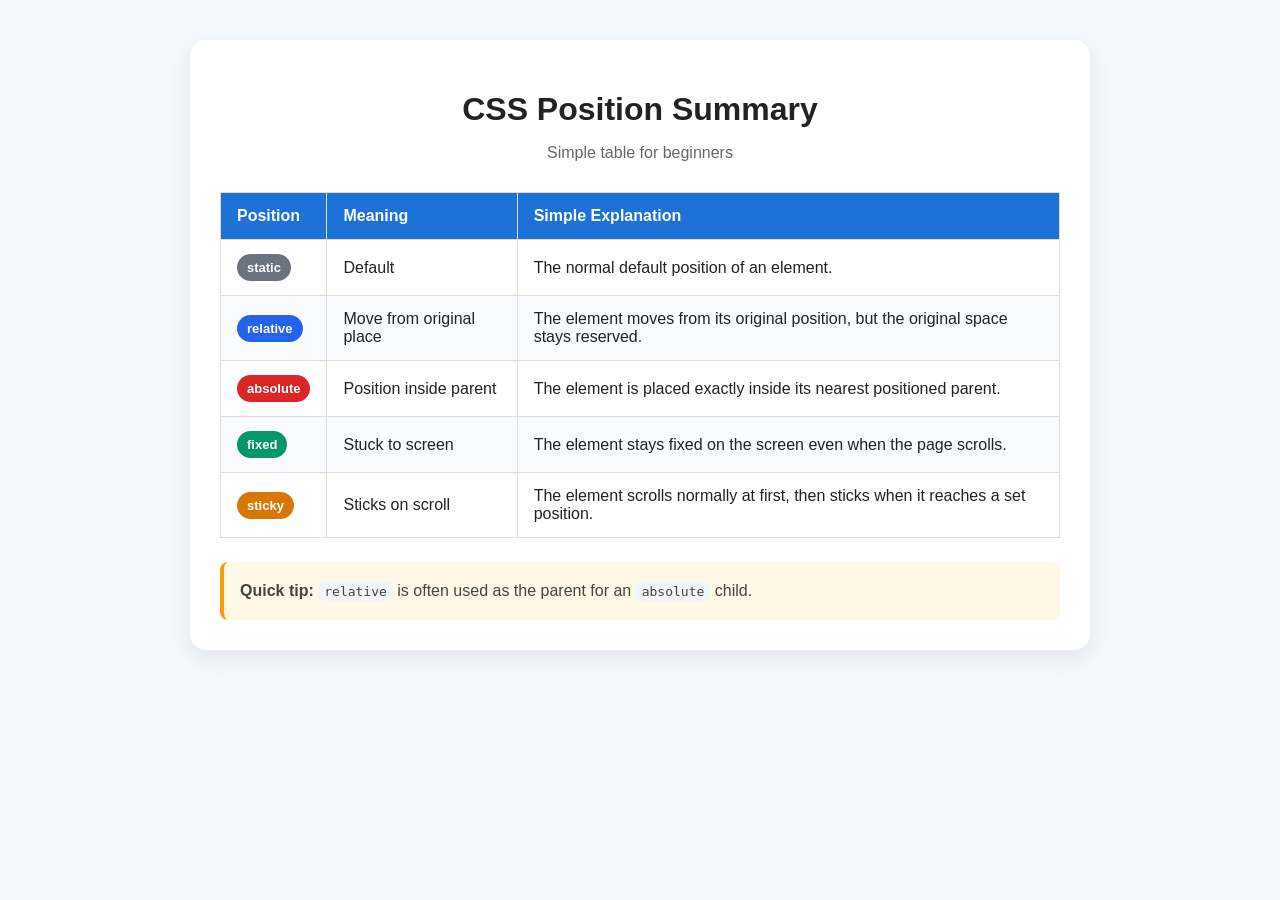
<file: index.html>
<!DOCTYPE html>
<html lang="en">
<head>
  <meta charset="UTF-8" />
  <meta name="viewport" content="width=device-width, initial-scale=1.0" />
  <title>CSS Position Table</title>
  <style>
    * {
      box-sizing: border-box;
    }

    body {
      margin: 0;
      padding: 40px 20px;
      font-family: Arial, sans-serif;
      background: #f4f7fb;
      color: #222;
    }

    .wrapper {
      max-width: 900px;
      margin: 0 auto;
      background: white;
      padding: 30px;
      border-radius: 16px;
      box-shadow: 0 8px 24px rgba(0, 0, 0, 0.08);
    }

    h1 {
      text-align: center;
      margin-bottom: 10px;
    }

    .subtitle {
      text-align: center;
      color: #666;
      margin-bottom: 30px;
    }

    .table-box {
      overflow-x: auto;
    }

    table {
      width: 100%;
      border-collapse: collapse;
      min-width: 700px;
    }

    th,
    td {
      border: 1px solid #ddd;
      padding: 14px 16px;
      text-align: left;
    }

    th {
      background: #1d72d8;
      color: white;
    }

    tr:nth-child(even) {
      background: #f9fbff;
    }

    tr:hover {
      background: #eef5ff;
    }

    .tag {
      display: inline-block;
      padding: 6px 10px;
      border-radius: 999px;
      font-size: 13px;
      font-weight: bold;
      color: white;
    }

    .static { background: #6b7280; }
    .relative { background: #2563eb; }
    .absolute { background: #dc2626; }
    .fixed { background: #059669; }
    .sticky { background: #d97706; }

    .note {
      margin-top: 24px;
      padding: 16px;
      background: #fff8e7;
      border-left: 4px solid #f59e0b;
      border-radius: 8px;
      color: #444;
      line-height: 1.6;
    }

    code {
      background: #f1f5f9;
      padding: 2px 6px;
      border-radius: 6px;
    }
  </style>
</head>
<body>
  <div class="wrapper">
    <h1>CSS Position Summary</h1>
    <p class="subtitle">Simple table for beginners</p>

    <div class="table-box">
      <table>
        <thead>
          <tr>
            <th>Position</th>
            <th>Meaning</th>
            <th>Simple Explanation</th>
          </tr>
        </thead>
        <tbody>
          <tr>
            <td><span class="tag static">static</span></td>
            <td>Default</td>
            <td>The normal default position of an element.</td>
          </tr>
          <tr>
            <td><span class="tag relative">relative</span></td>
            <td>Move from original place</td>
            <td>The element moves from its original position, but the original space stays reserved.</td>
          </tr>
          <tr>
            <td><span class="tag absolute">absolute</span></td>
            <td>Position inside parent</td>
            <td>The element is placed exactly inside its nearest positioned parent.</td>
          </tr>
          <tr>
            <td><span class="tag fixed">fixed</span></td>
            <td>Stuck to screen</td>
            <td>The element stays fixed on the screen even when the page scrolls.</td>
          </tr>
          <tr>
            <td><span class="tag sticky">sticky</span></td>
            <td>Sticks on scroll</td>
            <td>The element scrolls normally at first, then sticks when it reaches a set position.</td>
          </tr>
        </tbody>
      </table>
    </div>

    <div class="note">
      <strong>Quick tip:</strong> 
      <code>relative</code> is often used as the parent for an 
      <code>absolute</code> child.
    </div>
  </div>
</body>
</html>
</file>
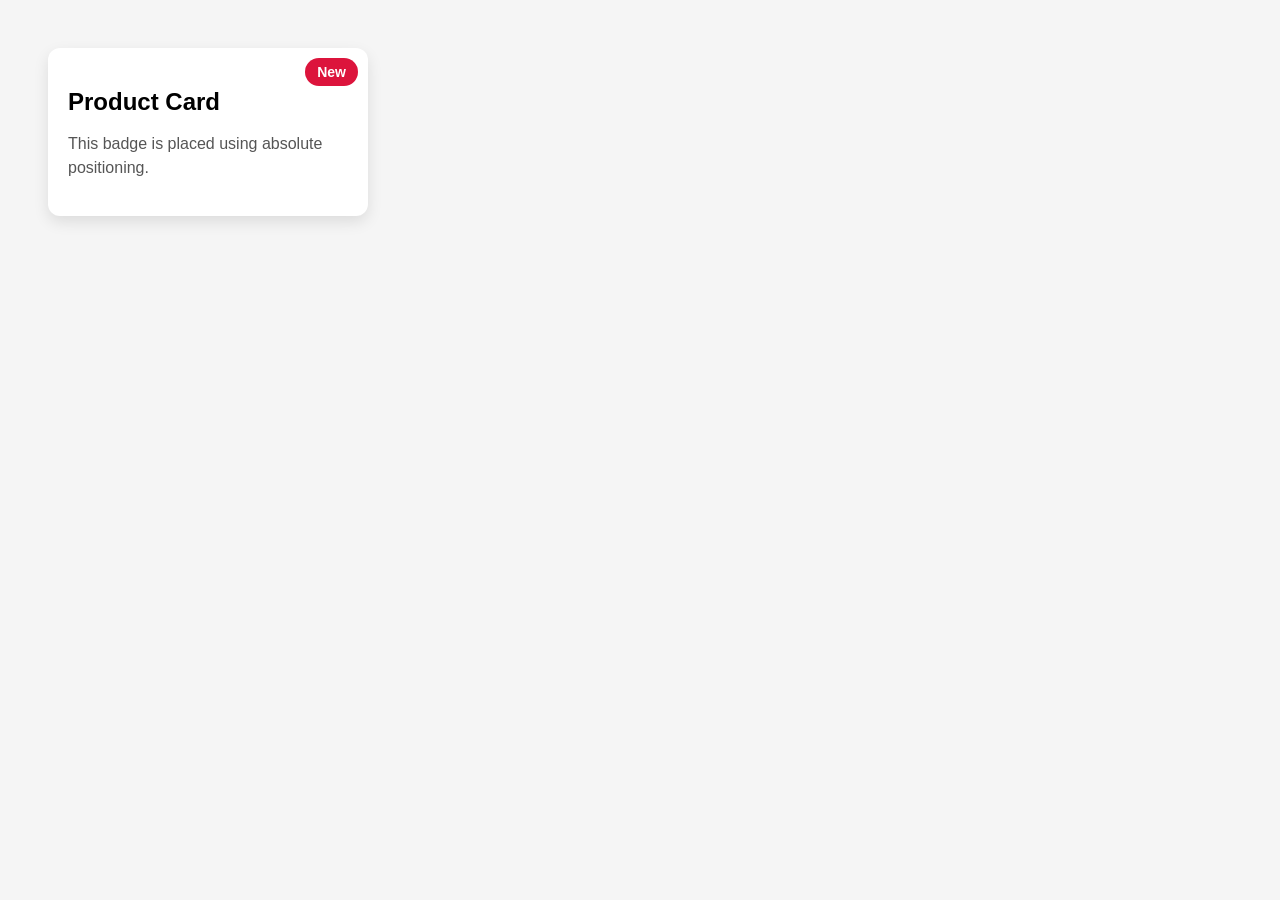
<file: postion Absolute/index.html>
<!DOCTYPE html>
<html lang="en">
<head>
  <meta charset="UTF-8" />
  <meta name="viewport" content="width=device-width, initial-scale=1.0" />
  <title>Absolute Badge Example</title>
  <style>
    body {
      font-family: Arial, sans-serif;
      background: #f5f5f5;
      padding: 40px;
    }

    .card {
      position: relative;
      width: 280px;
      padding: 20px;
      background: white;
      border-radius: 12px;
      box-shadow: 0 6px 15px rgba(0, 0, 0, 0.1);
    }

    .badge {
      position: absolute;
      top: 10px;
      right: 10px;
      background: crimson;
      color: white;
      padding: 6px 12px;
      border-radius: 20px;
      font-size: 14px;
      font-weight: bold;
    }

    h2 {
      margin-bottom: 10px;
    }

    p {
      color: #555;
      line-height: 1.5;
    }
  </style>
</head>
<body>
  <div class="card">
    <span class="badge">New</span>
    <h2>Product Card</h2>
    <p>This badge is placed using absolute positioning.</p>
  </div>
</body>
</html>
</file>
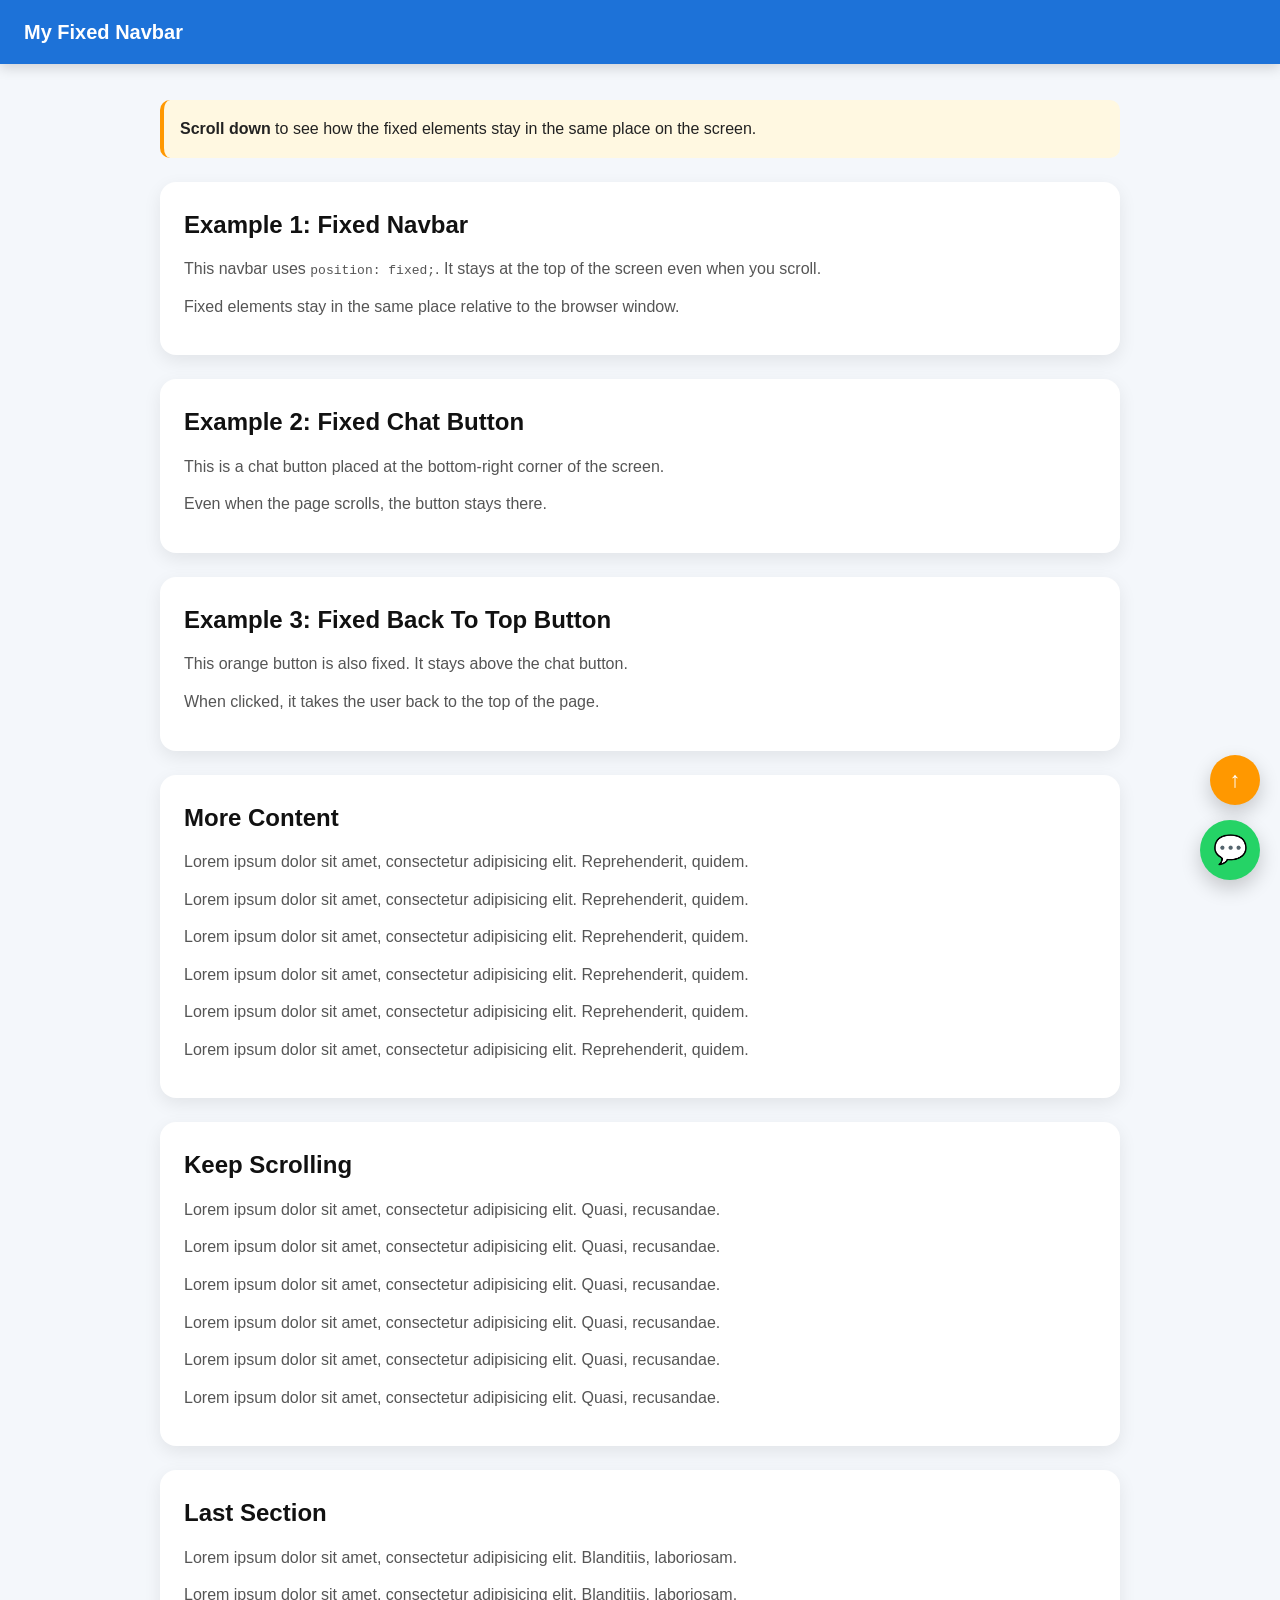
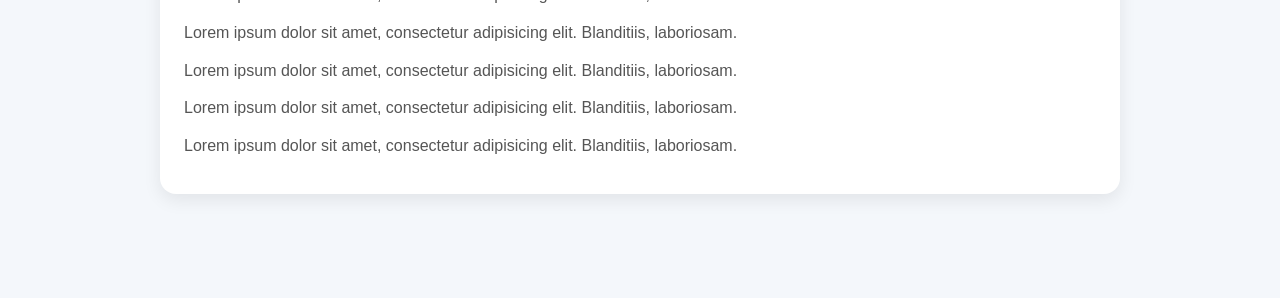
<file: postion Fixed/index.html>
<!DOCTYPE html>
<html lang="en">
<head>
  <meta charset="UTF-8" />
  <meta name="viewport" content="width=device-width, initial-scale=1.0" />
  <title>Position Fixed Examples</title>
  <style>
    * {
      margin: 0;
      padding: 0;
      box-sizing: border-box;
    }

    body {
      font-family: Arial, sans-serif;
      background: #f4f7fb;
      color: #222;
      line-height: 1.6;
    }

    /* Example 1 - Fixed Navbar */
    .navbar {
      position: fixed;
      top: 0;
      left: 0;
      width: 100%;
      background: #1d72d8;
      color: white;
      padding: 16px 24px;
      font-size: 20px;
      font-weight: bold;
      z-index: 1000;
      box-shadow: 0 4px 12px rgba(0, 0, 0, 0.15);
    }

    .page {
      max-width: 1000px;
      margin: 0 auto;
      padding: 100px 20px 80px;
    }

    .section {
      background: white;
      margin-bottom: 24px;
      padding: 24px;
      border-radius: 16px;
      box-shadow: 0 6px 18px rgba(0, 0, 0, 0.08);
    }

    .section h2 {
      margin-bottom: 12px;
      color: #111;
    }

    .section p {
      color: #555;
      margin-bottom: 12px;
    }

    /* Example 2 - Fixed Chat Button */
    .chat-btn {
      position: fixed;
      bottom: 20px;
      right: 20px;
      width: 60px;
      height: 60px;
      border-radius: 50%;
      background: #25d366;
      color: white;
      font-size: 28px;
      display: flex;
      align-items: center;
      justify-content: center;
      box-shadow: 0 8px 20px rgba(0, 0, 0, 0.2);
      cursor: pointer;
      z-index: 1000;
    }

    /* Example 3 - Fixed Back To Top Button */
    .top-btn {
      position: fixed;
      bottom: 95px;
      right: 20px;
      width: 50px;
      height: 50px;
      border-radius: 50%;
      background: #ff9800;
      color: white;
      text-decoration: none;
      font-size: 22px;
      display: flex;
      align-items: center;
      justify-content: center;
      box-shadow: 0 8px 20px rgba(0, 0, 0, 0.2);
      z-index: 1000;
    }

    .note {
      background: #fff8e1;
      border-left: 4px solid #ff9800;
      padding: 16px;
      border-radius: 10px;
      margin-bottom: 24px;
    }
  </style>
</head>
<body id="top">
  <!-- Example 1 -->
  <div class="navbar">My Fixed Navbar</div>

  <div class="page">
    <div class="note">
      <strong>Scroll down</strong> to see how the fixed elements stay in the same place on the screen.
    </div>

    <div class="section">
      <h2>Example 1: Fixed Navbar</h2>
      <p>
        This navbar uses <code>position: fixed;</code>. It stays at the top of the screen even when you scroll.
      </p>
      <p>
        Fixed elements stay in the same place relative to the browser window.
      </p>
    </div>

    <div class="section">
      <h2>Example 2: Fixed Chat Button</h2>
      <p>
        This is a chat button placed at the bottom-right corner of the screen.
      </p>
      <p>
        Even when the page scrolls, the button stays there.
      </p>
    </div>

    <div class="section">
      <h2>Example 3: Fixed Back To Top Button</h2>
      <p>
        This orange button is also fixed. It stays above the chat button.
      </p>
      <p>
        When clicked, it takes the user back to the top of the page.
      </p>
    </div>

    <div class="section">
      <h2>More Content</h2>
      <p>Lorem ipsum dolor sit amet, consectetur adipisicing elit. Reprehenderit, quidem.</p>
      <p>Lorem ipsum dolor sit amet, consectetur adipisicing elit. Reprehenderit, quidem.</p>
      <p>Lorem ipsum dolor sit amet, consectetur adipisicing elit. Reprehenderit, quidem.</p>
      <p>Lorem ipsum dolor sit amet, consectetur adipisicing elit. Reprehenderit, quidem.</p>
      <p>Lorem ipsum dolor sit amet, consectetur adipisicing elit. Reprehenderit, quidem.</p>
      <p>Lorem ipsum dolor sit amet, consectetur adipisicing elit. Reprehenderit, quidem.</p>
    </div>

    <div class="section">
      <h2>Keep Scrolling</h2>
      <p>Lorem ipsum dolor sit amet, consectetur adipisicing elit. Quasi, recusandae.</p>
      <p>Lorem ipsum dolor sit amet, consectetur adipisicing elit. Quasi, recusandae.</p>
      <p>Lorem ipsum dolor sit amet, consectetur adipisicing elit. Quasi, recusandae.</p>
      <p>Lorem ipsum dolor sit amet, consectetur adipisicing elit. Quasi, recusandae.</p>
      <p>Lorem ipsum dolor sit amet, consectetur adipisicing elit. Quasi, recusandae.</p>
      <p>Lorem ipsum dolor sit amet, consectetur adipisicing elit. Quasi, recusandae.</p>
    </div>

    <div class="section">
      <h2>Last Section</h2>
      <p>Lorem ipsum dolor sit amet, consectetur adipisicing elit. Blanditiis, laboriosam.</p>
      <p>Lorem ipsum dolor sit amet, consectetur adipisicing elit. Blanditiis, laboriosam.</p>
      <p>Lorem ipsum dolor sit amet, consectetur adipisicing elit. Blanditiis, laboriosam.</p>
      <p>Lorem ipsum dolor sit amet, consectetur adipisicing elit. Blanditiis, laboriosam.</p>
      <p>Lorem ipsum dolor sit amet, consectetur adipisicing elit. Blanditiis, laboriosam.</p>
      <p>Lorem ipsum dolor sit amet, consectetur adipisicing elit. Blanditiis, laboriosam.</p>
    </div>
  </div>

  <!-- Example 3 -->
  <a href="#top" class="top-btn">↑</a>

  <!-- Example 2 -->
  <div class="chat-btn">💬</div>
</body>
</html>
</file>
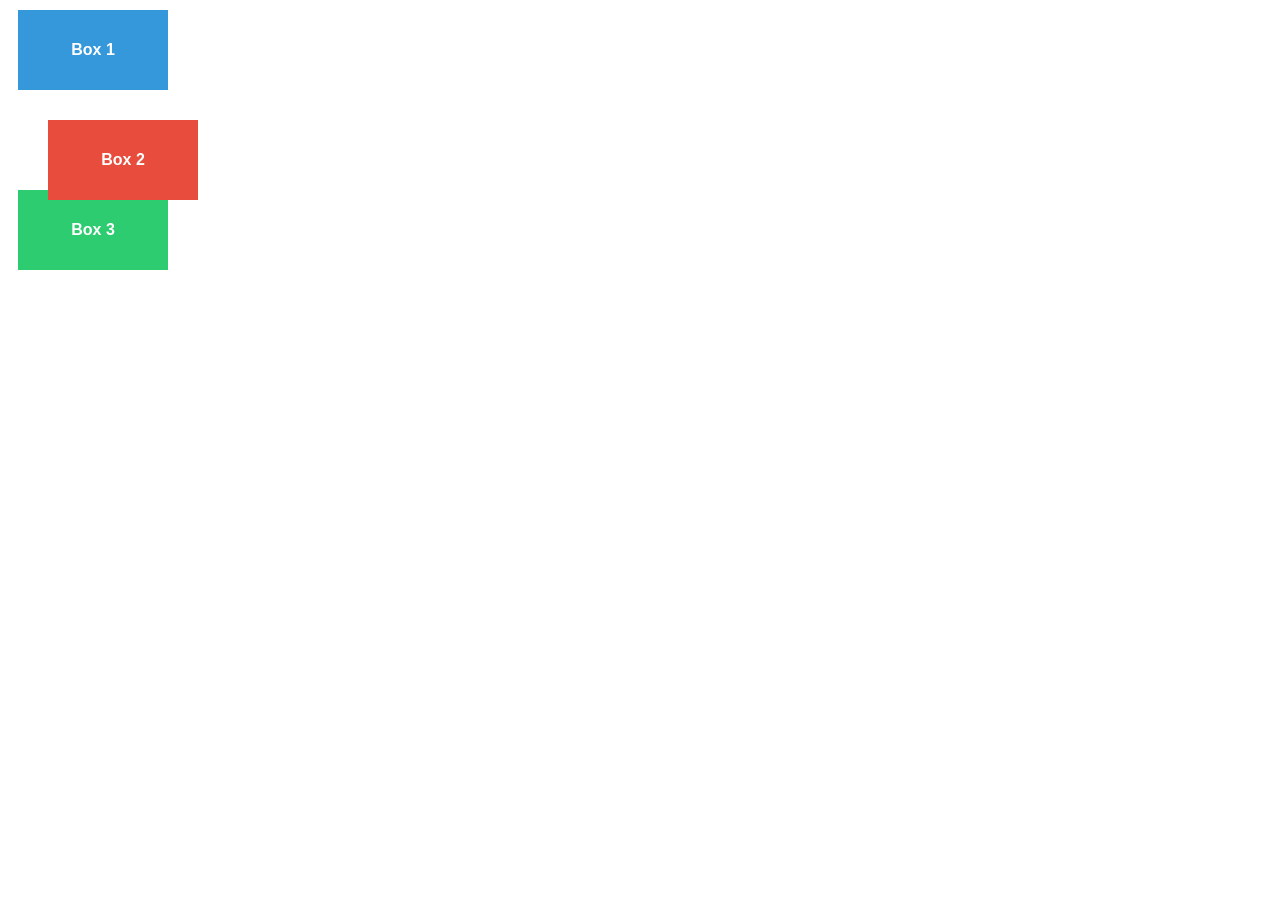
<file: postion Relative/index.html>
<!DOCTYPE html>
<html lang="en">
<head>
  <meta charset="UTF-8" />
  <meta name="viewport" content="width=device-width, initial-scale=1.0" />
  <title>Position Relative Example</title>
  <style>
    .box {
      width: 150px;
      height: 80px;
      margin: 10px;
      color: white;
      display: flex;
      align-items: center;
      justify-content: center;
      font-family: Arial, sans-serif;
      font-weight: bold;
    }

    .box1 {
      background: #3498db;
    }

    .box2 {
      background: #e74c3c;
      position: relative;
      top: 20px;
      left: 30px;
    }

    .box3 {
      background: #2ecc71;
    }
  </style>
</head>
<body>
  <div class="box box1">Box 1</div>
  <div class="box box2">Box 2</div>
  <div class="box box3">Box 3</div>
</body>
</html>
</file>
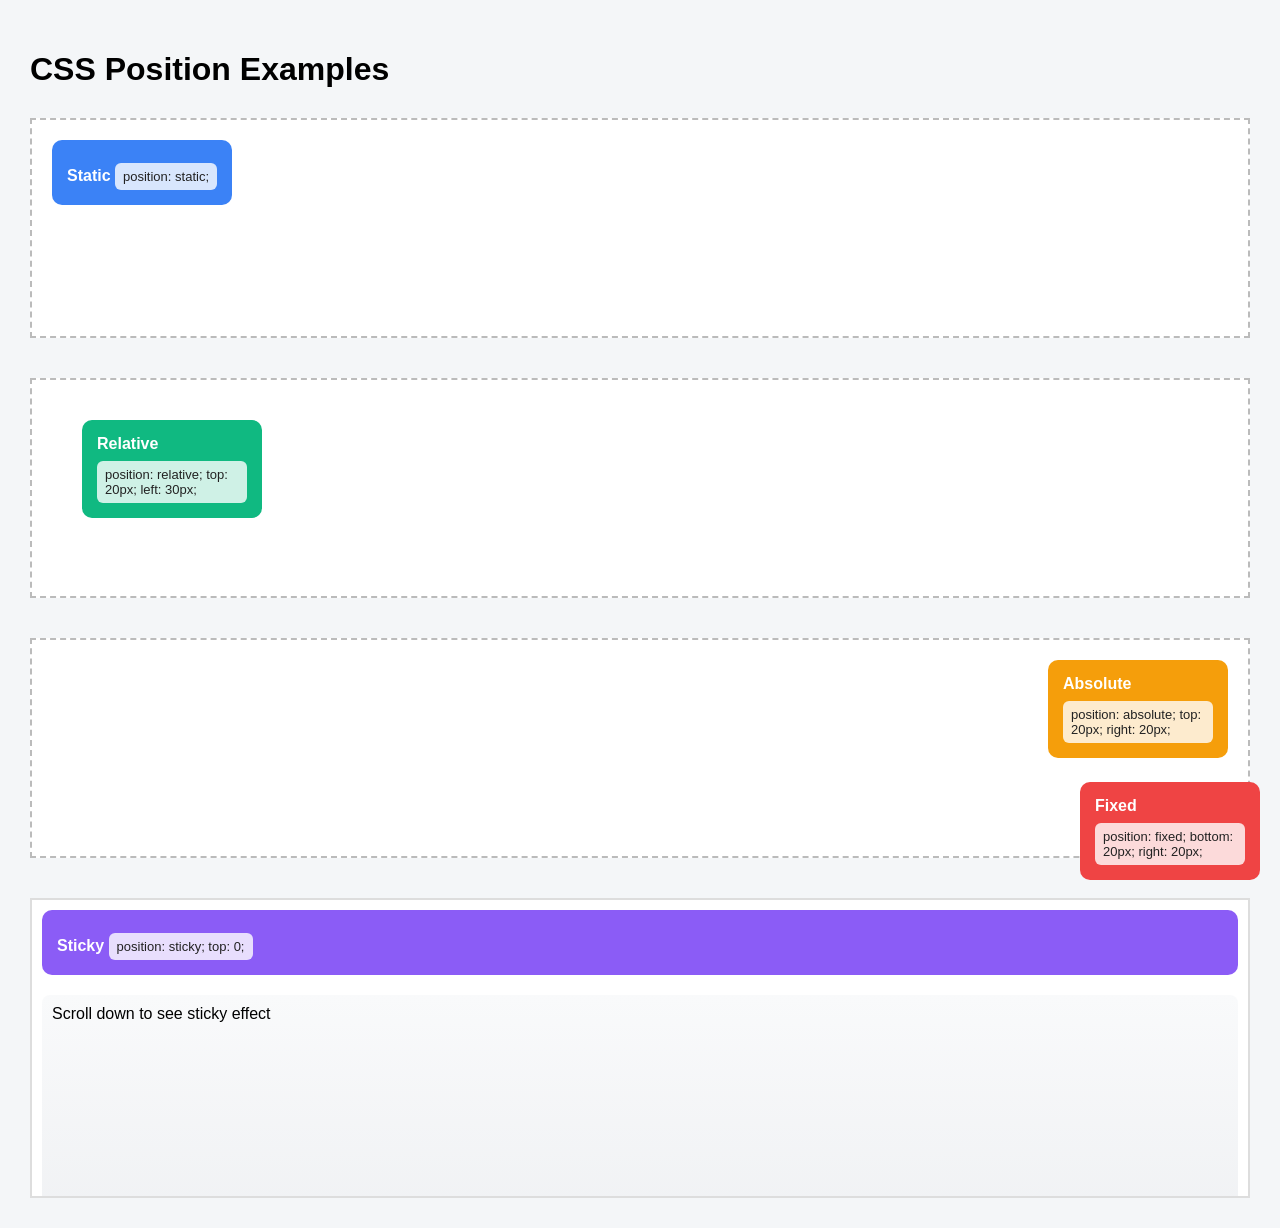
<file: postion Static/index.html>
<!DOCTYPE html>
<html lang="en">
<head>
  <meta charset="UTF-8" />
  <meta name="viewport" content="width=device-width, initial-scale=1.0" />
  <title>CSS Position Examples</title>
  <style>
    * {
      box-sizing: border-box;
      font-family: Arial, sans-serif;
    }

    body {
      margin: 0;
      padding: 30px;
      background: #f4f6f8;
    }

    h1 {
      margin-bottom: 30px;
    }

    .section {
      position: relative;
      margin-bottom: 40px;
      padding: 20px;
      height: 220px;
      border: 2px dashed #bbb;
      background: white;
    }

    .box {
      width: 180px;
      padding: 15px;
      color: white;
      border-radius: 10px;
      font-weight: bold;
    }

    .static-box {
      position: static;
      background: #3b82f6;
    }

    .relative-box {
      position: relative;
      top: 20px;
      left: 30px;
      background: #10b981;
    }

    .absolute-parent {
      position: relative;
    }

    .absolute-box {
      position: absolute;
      top: 20px;
      right: 20px;
      background: #f59e0b;
    }

    .fixed-box {
      position: fixed;
      bottom: 20px;
      right: 20px;
      background: #ef4444;
      z-index: 1000;
    }

    .sticky-wrapper {
      height: 300px;
      overflow: auto;
      border: 2px solid #ddd;
      background: #fff;
      padding: 10px;
    }

    .sticky-box {
      position: sticky;
      top: 0;
      background: #8b5cf6;
      padding: 15px;
      border-radius: 10px;
      color: white;
      font-weight: bold;
      margin-bottom: 20px;
    }

    .content {
      height: 500px;
      background: linear-gradient(#f9fafb, #e5e7eb);
      padding: 10px;
      border-radius: 8px;
    }

    .label {
      font-size: 13px;
      margin-top: 8px;
      color: #222;
      font-weight: normal;
      background: rgba(255,255,255,0.8);
      padding: 6px 8px;
      border-radius: 6px;
      display: inline-block;
    }
  </style>
</head>
<body>

  <h1>CSS Position Examples</h1>

  <!-- Static -->
  <div class="section">
    <div class="box static-box">
      Static
      <div class="label">position: static;</div>
    </div>
  </div>

  <!-- Relative -->
  <div class="section">
    <div class="box relative-box">
      Relative
      <div class="label">position: relative; top: 20px; left: 30px;</div>
    </div>
  </div>

  <!-- Absolute -->
  <div class="section absolute-parent">
    <div class="box absolute-box">
      Absolute
      <div class="label">position: absolute; top: 20px; right: 20px;</div>
    </div>
  </div>

  <!-- Sticky -->
  <div class="sticky-wrapper">
    <div class="sticky-box">
      Sticky
      <div class="label">position: sticky; top: 0;</div>
    </div>
    <div class="content">
      Scroll down to see sticky effect
    </div>
  </div>

  <!-- Fixed -->
  <div class="box fixed-box">
    Fixed
    <div class="label">position: fixed; bottom: 20px; right: 20px;</div>
  </div>

</body>
</html>
</file>
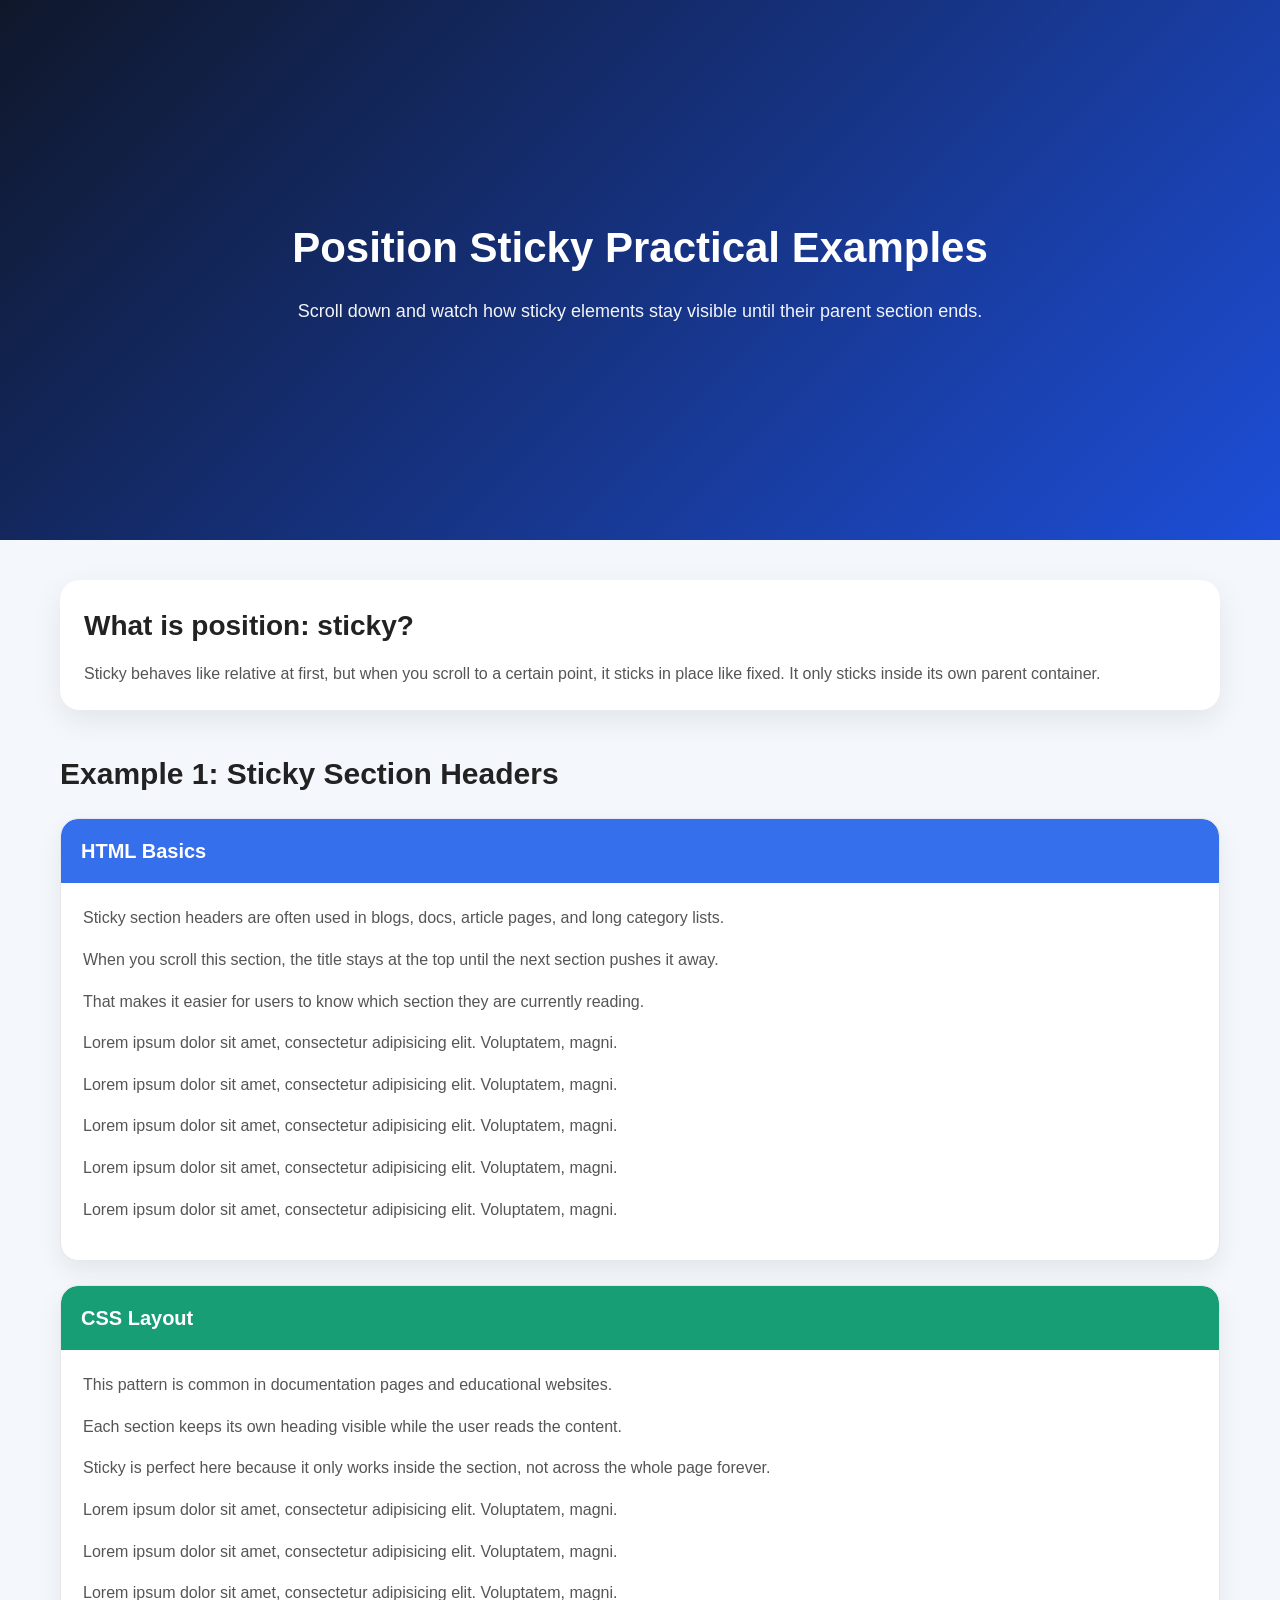
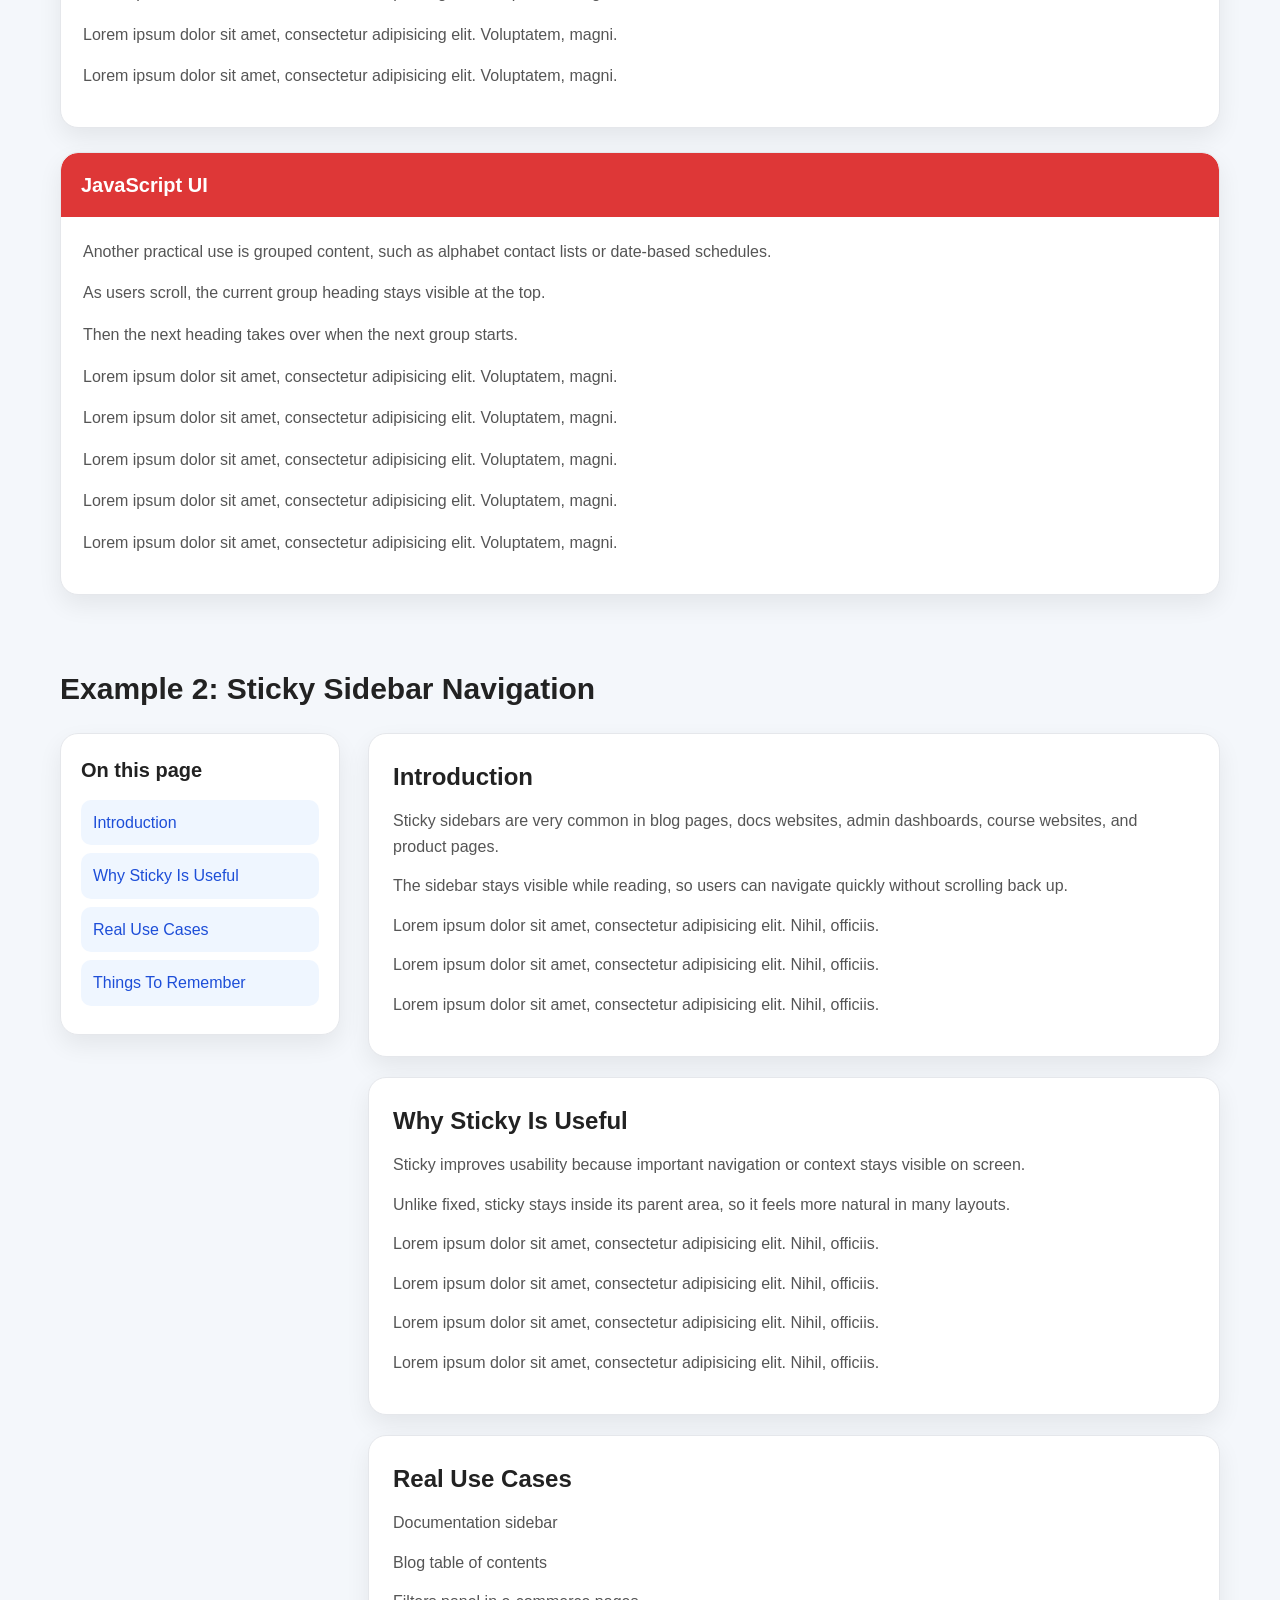
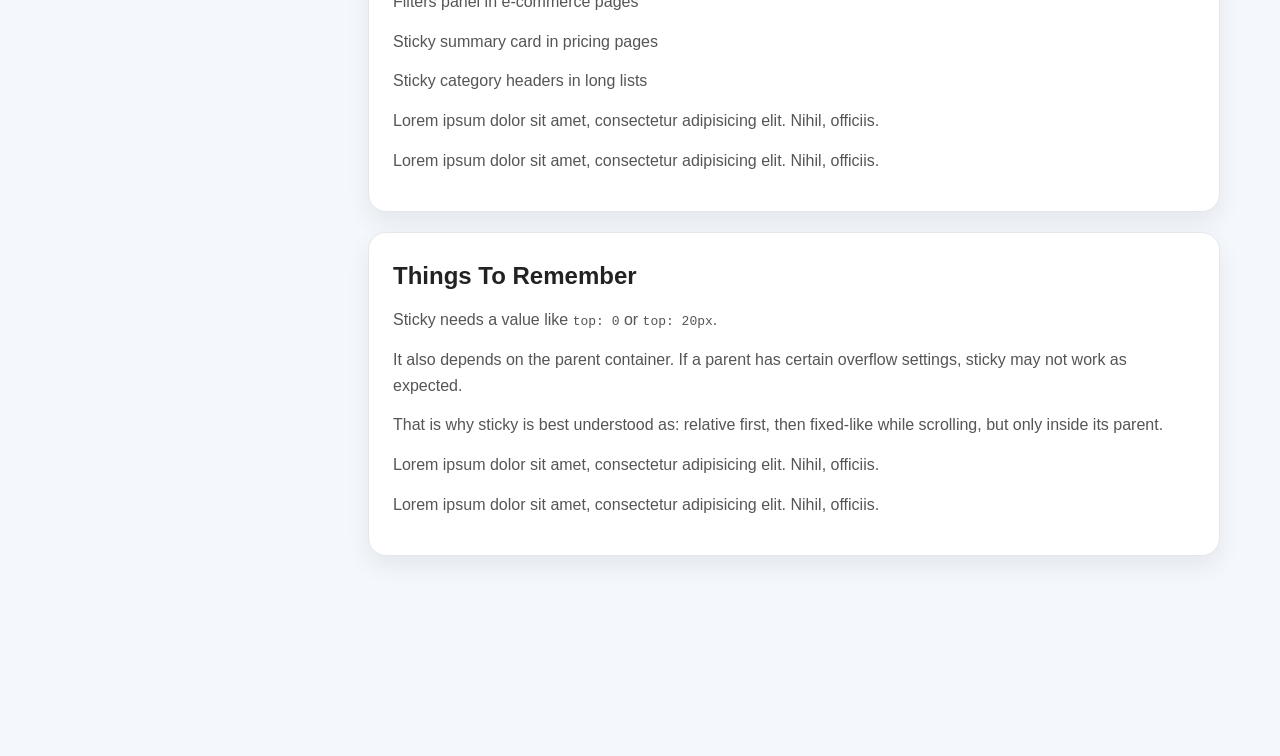
<file: postion Sticky/index.html>
<!DOCTYPE html>
<html lang="en">
<head>
  <meta charset="UTF-8" />
  <meta name="viewport" content="width=device-width, initial-scale=1.0" />
  <title>Position Sticky Practical Examples</title>
  <style>
    * {
      margin: 0;
      padding: 0;
      box-sizing: border-box;
    }

    html {
      scroll-behavior: smooth;
    }

    body {
      font-family: Arial, sans-serif;
      background: #f4f7fb;
      color: #222;
      line-height: 1.6;
    }

    .hero {
      min-height: 60vh;
      background: linear-gradient(135deg, #0f172a, #1d4ed8);
      color: white;
      display: flex;
      align-items: center;
      justify-content: center;
      padding: 40px 20px;
      text-align: center;
    }

    .hero-content {
      max-width: 800px;
    }

    .hero h1 {
      font-size: 42px;
      margin-bottom: 16px;
    }

    .hero p {
      font-size: 18px;
      opacity: 0.95;
    }

    .wrapper {
      max-width: 1200px;
      margin: 0 auto;
      padding: 40px 20px 80px;
    }

    .intro {
      background: white;
      border-radius: 20px;
      padding: 24px;
      box-shadow: 0 10px 30px rgba(0, 0, 0, 0.08);
      margin-bottom: 40px;
    }

    .intro h2 {
      margin-bottom: 12px;
      font-size: 28px;
    }

    .intro p {
      color: #555;
    }

    /* Example 1 */
    .example-title {
      font-size: 30px;
      margin-bottom: 20px;
    }

    .sections {
      display: grid;
      gap: 24px;
      margin-bottom: 70px;
    }

    .content-section {
      background: white;
      border-radius: 18px;
      overflow: hidden;
      box-shadow: 0 10px 25px rgba(0, 0, 0, 0.07);
      border: 1px solid #e5e7eb;
    }

    .sticky-header {
      position: sticky;
      top: 0;
      z-index: 10;
      padding: 16px 20px;
      font-size: 20px;
      font-weight: bold;
      color: white;
      backdrop-filter: blur(8px);
    }

    .header-1 {
      background: rgba(37, 99, 235, 0.92);
    }

    .header-2 {
      background: rgba(5, 150, 105, 0.92);
    }

    .header-3 {
      background: rgba(220, 38, 38, 0.92);
    }

    .section-body {
      padding: 22px;
    }

    .section-body p {
      margin-bottom: 16px;
      color: #555;
    }

    /* Example 2 */
    .layout {
      display: grid;
      grid-template-columns: 280px 1fr;
      gap: 28px;
      align-items: start;
    }

    .sidebar {
      position: sticky;
      top: 20px;
      background: white;
      border-radius: 18px;
      padding: 20px;
      box-shadow: 0 10px 25px rgba(0, 0, 0, 0.07);
      border: 1px solid #e5e7eb;
    }

    .sidebar h3 {
      margin-bottom: 14px;
      font-size: 20px;
    }

    .sidebar a {
      display: block;
      text-decoration: none;
      color: #1d4ed8;
      padding: 10px 12px;
      border-radius: 10px;
      margin-bottom: 8px;
      background: #eff6ff;
      transition: 0.25s;
    }

    .sidebar a:hover {
      background: #dbeafe;
    }

    .article {
      display: grid;
      gap: 20px;
    }

    .article-card {
      background: white;
      border-radius: 18px;
      padding: 24px;
      box-shadow: 0 10px 25px rgba(0, 0, 0, 0.07);
      border: 1px solid #e5e7eb;
    }

    .article-card h3 {
      margin-bottom: 12px;
      font-size: 24px;
    }

    .article-card p {
      color: #555;
      margin-bottom: 14px;
    }

    .footer-space {
      height: 120px;
    }

    @media (max-width: 900px) {
      .layout {
        grid-template-columns: 1fr;
      }

      .sidebar {
        top: 0;
      }

      .hero h1 {
        font-size: 32px;
      }
    }
  </style>
</head>
<body>
  <section class="hero">
    <div class="hero-content">
      <h1>Position Sticky Practical Examples</h1>
      <p>
        Scroll down and watch how sticky elements stay visible until their parent section ends.
      </p>
    </div>
  </section>

  <div class="wrapper">
    <div class="intro">
      <h2>What is position: sticky?</h2>
      <p>
        Sticky behaves like relative at first, but when you scroll to a certain point,
        it sticks in place like fixed. It only sticks inside its own parent container.
      </p>
    </div>

    <!-- Example 1 -->
    <h2 class="example-title">Example 1: Sticky Section Headers</h2>

    <div class="sections">
      <div class="content-section">
        <div class="sticky-header header-1">HTML Basics</div>
        <div class="section-body">
          <p>Sticky section headers are often used in blogs, docs, article pages, and long category lists.</p>
          <p>When you scroll this section, the title stays at the top until the next section pushes it away.</p>
          <p>That makes it easier for users to know which section they are currently reading.</p>
          <p>Lorem ipsum dolor sit amet, consectetur adipisicing elit. Voluptatem, magni.</p>
          <p>Lorem ipsum dolor sit amet, consectetur adipisicing elit. Voluptatem, magni.</p>
          <p>Lorem ipsum dolor sit amet, consectetur adipisicing elit. Voluptatem, magni.</p>
          <p>Lorem ipsum dolor sit amet, consectetur adipisicing elit. Voluptatem, magni.</p>
          <p>Lorem ipsum dolor sit amet, consectetur adipisicing elit. Voluptatem, magni.</p>
        </div>
      </div>

      <div class="content-section">
        <div class="sticky-header header-2">CSS Layout</div>
        <div class="section-body">
          <p>This pattern is common in documentation pages and educational websites.</p>
          <p>Each section keeps its own heading visible while the user reads the content.</p>
          <p>Sticky is perfect here because it only works inside the section, not across the whole page forever.</p>
          <p>Lorem ipsum dolor sit amet, consectetur adipisicing elit. Voluptatem, magni.</p>
          <p>Lorem ipsum dolor sit amet, consectetur adipisicing elit. Voluptatem, magni.</p>
          <p>Lorem ipsum dolor sit amet, consectetur adipisicing elit. Voluptatem, magni.</p>
          <p>Lorem ipsum dolor sit amet, consectetur adipisicing elit. Voluptatem, magni.</p>
          <p>Lorem ipsum dolor sit amet, consectetur adipisicing elit. Voluptatem, magni.</p>
        </div>
      </div>

      <div class="content-section">
        <div class="sticky-header header-3">JavaScript UI</div>
        <div class="section-body">
          <p>Another practical use is grouped content, such as alphabet contact lists or date-based schedules.</p>
          <p>As users scroll, the current group heading stays visible at the top.</p>
          <p>Then the next heading takes over when the next group starts.</p>
          <p>Lorem ipsum dolor sit amet, consectetur adipisicing elit. Voluptatem, magni.</p>
          <p>Lorem ipsum dolor sit amet, consectetur adipisicing elit. Voluptatem, magni.</p>
          <p>Lorem ipsum dolor sit amet, consectetur adipisicing elit. Voluptatem, magni.</p>
          <p>Lorem ipsum dolor sit amet, consectetur adipisicing elit. Voluptatem, magni.</p>
          <p>Lorem ipsum dolor sit amet, consectetur adipisicing elit. Voluptatem, magni.</p>
        </div>
      </div>
    </div>

    <!-- Example 2 -->
    <h2 class="example-title">Example 2: Sticky Sidebar Navigation</h2>

    <div class="layout">
      <aside class="sidebar">
        <h3>On this page</h3>
        <a href="#part1">Introduction</a>
        <a href="#part2">Why Sticky Is Useful</a>
        <a href="#part3">Real Use Cases</a>
        <a href="#part4">Things To Remember</a>
      </aside>

      <main class="article">
        <section class="article-card" id="part1">
          <h3>Introduction</h3>
          <p>
            Sticky sidebars are very common in blog pages, docs websites, admin dashboards,
            course websites, and product pages.
          </p>
          <p>
            The sidebar stays visible while reading, so users can navigate quickly without scrolling back up.
          </p>
          <p>Lorem ipsum dolor sit amet, consectetur adipisicing elit. Nihil, officiis.</p>
          <p>Lorem ipsum dolor sit amet, consectetur adipisicing elit. Nihil, officiis.</p>
          <p>Lorem ipsum dolor sit amet, consectetur adipisicing elit. Nihil, officiis.</p>
        </section>

        <section class="article-card" id="part2">
          <h3>Why Sticky Is Useful</h3>
          <p>
            Sticky improves usability because important navigation or context stays visible on screen.
          </p>
          <p>
            Unlike fixed, sticky stays inside its parent area, so it feels more natural in many layouts.
          </p>
          <p>Lorem ipsum dolor sit amet, consectetur adipisicing elit. Nihil, officiis.</p>
          <p>Lorem ipsum dolor sit amet, consectetur adipisicing elit. Nihil, officiis.</p>
          <p>Lorem ipsum dolor sit amet, consectetur adipisicing elit. Nihil, officiis.</p>
          <p>Lorem ipsum dolor sit amet, consectetur adipisicing elit. Nihil, officiis.</p>
        </section>

        <section class="article-card" id="part3">
          <h3>Real Use Cases</h3>
          <p>Documentation sidebar</p>
          <p>Blog table of contents</p>
          <p>Filters panel in e-commerce pages</p>
          <p>Sticky summary card in pricing pages</p>
          <p>Sticky category headers in long lists</p>
          <p>Lorem ipsum dolor sit amet, consectetur adipisicing elit. Nihil, officiis.</p>
          <p>Lorem ipsum dolor sit amet, consectetur adipisicing elit. Nihil, officiis.</p>
        </section>

        <section class="article-card" id="part4">
          <h3>Things To Remember</h3>
          <p>
            Sticky needs a value like <code>top: 0</code> or <code>top: 20px</code>.
          </p>
          <p>
            It also depends on the parent container. If a parent has certain overflow settings,
            sticky may not work as expected.
          </p>
          <p>
            That is why sticky is best understood as: relative first, then fixed-like while scrolling,
            but only inside its parent.
          </p>
          <p>Lorem ipsum dolor sit amet, consectetur adipisicing elit. Nihil, officiis.</p>
          <p>Lorem ipsum dolor sit amet, consectetur adipisicing elit. Nihil, officiis.</p>
        </section>
      </main>
    </div>

    <div class="footer-space"></div>
  </div>
</body>
</html>
</file>
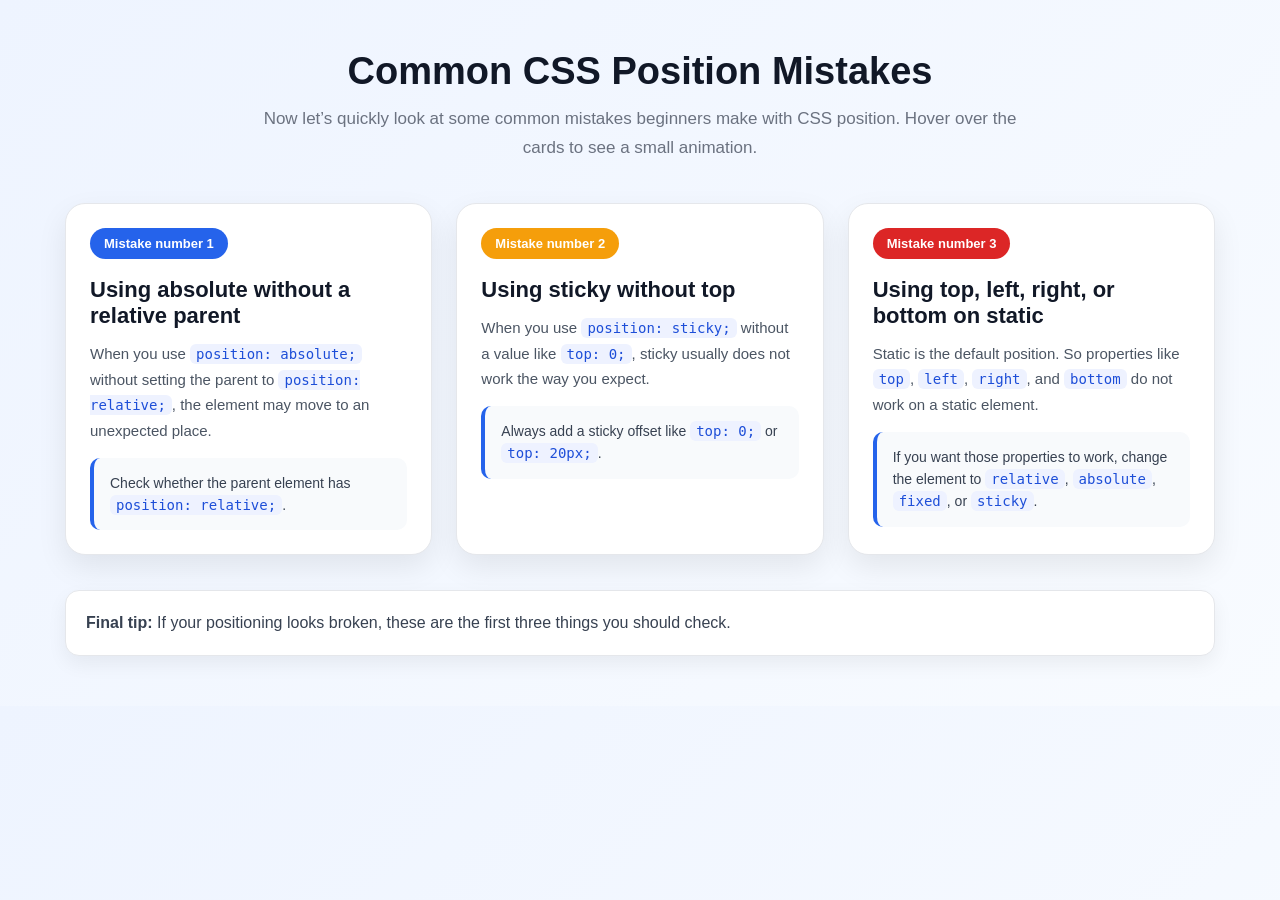
<file: common.mistake.html>
<!DOCTYPE html>
<html lang="en">
<head>
  <meta charset="UTF-8" />
  <meta name="viewport" content="width=device-width, initial-scale=1.0" />
  <title>Common CSS Position Mistakes</title>
  <style>
    * {
      margin: 0;
      padding: 0;
      box-sizing: border-box;
    }

    body {
      font-family: Arial, sans-serif;
      background: linear-gradient(135deg, #eef4ff, #f8fbff);
      color: #1f2937;
      padding: 50px 20px;
    }

    .container {
      max-width: 1150px;
      margin: 0 auto;
    }

    .header {
      text-align: center;
      margin-bottom: 40px;
    }

    .header h1 {
      font-size: 38px;
      margin-bottom: 12px;
      color: #111827;
    }

    .header p {
      font-size: 17px;
      color: #6b7280;
      max-width: 760px;
      margin: 0 auto;
      line-height: 1.7;
    }

    .cards {
      display: grid;
      grid-template-columns: repeat(auto-fit, minmax(280px, 1fr));
      gap: 24px;
    }

    .card {
      position: relative;
      background: white;
      border-radius: 20px;
      padding: 24px;
      overflow: hidden;
      box-shadow: 0 12px 30px rgba(0, 0, 0, 0.08);
      transition: transform 0.35s ease, box-shadow 0.35s ease;
      border: 1px solid #e5e7eb;
    }

    .card:hover {
      transform: translateY(-10px) scale(1.02);
      box-shadow: 0 20px 45px rgba(0, 0, 0, 0.14);
    }

    .card::before {
      content: "";
      position: absolute;
      top: 0;
      left: -100%;
      width: 100%;
      height: 5px;
      background: linear-gradient(90deg, #2563eb, #7c3aed);
      transition: left 0.4s ease;
    }

    .card:hover::before {
      left: 0;
    }

    .number {
      display: inline-block;
      padding: 8px 14px;
      border-radius: 999px;
      font-size: 13px;
      font-weight: bold;
      color: white;
      margin-bottom: 18px;
    }

    .blue {
      background: #2563eb;
    }

    .orange {
      background: #f59e0b;
    }

    .red {
      background: #dc2626;
    }

    .card h2 {
      font-size: 22px;
      margin-bottom: 12px;
      color: #111827;
    }

    .card p {
      color: #4b5563;
      line-height: 1.7;
      font-size: 15px;
      margin-bottom: 14px;
    }

    .check {
      margin-top: 12px;
      padding: 14px 16px;
      background: #f8fafc;
      border-left: 4px solid #2563eb;
      border-radius: 10px;
      font-size: 14px;
      color: #374151;
      line-height: 1.6;
    }

    .footer-note {
      margin-top: 35px;
      background: white;
      padding: 18px 20px;
      border-radius: 14px;
      box-shadow: 0 8px 20px rgba(0, 0, 0, 0.06);
      color: #374151;
      line-height: 1.7;
      border: 1px solid #e5e7eb;
    }

    code {
      background: #eef2ff;
      color: #1d4ed8;
      padding: 2px 6px;
      border-radius: 6px;
      font-size: 14px;
    }

    @media (max-width: 600px) {
      .header h1 {
        font-size: 28px;
      }

      .header p {
        font-size: 15px;
      }
    }
  </style>
</head>
<body>
  <div class="container">
    <div class="header">
      <h1>Common CSS Position Mistakes</h1>
      <p>
        Now let’s quickly look at some common mistakes beginners make with CSS position.
        Hover over the cards to see a small animation.
      </p>
    </div>

    <div class="cards">
      <div class="card">
        <span class="number blue">Mistake number 1</span>
        <h2>Using absolute without a relative parent</h2>
        <p>
          When you use <code>position: absolute;</code> without setting the parent
          to <code>position: relative;</code>, the element may move to an unexpected place.
        </p>
        <div class="check">
          Check whether the parent element has <code>position: relative;</code>.
        </div>
      </div>

      <div class="card">
        <span class="number orange">Mistake number 2</span>
        <h2>Using sticky without top</h2>
        <p>
          When you use <code>position: sticky;</code> without a value like
          <code>top: 0;</code>, sticky usually does not work the way you expect.
        </p>
        <div class="check">
          Always add a sticky offset like <code>top: 0;</code> or <code>top: 20px;</code>.
        </div>
      </div>

      <div class="card">
        <span class="number red">Mistake number 3</span>
        <h2>Using top, left, right, or bottom on static</h2>
        <p>
          Static is the default position. So properties like <code>top</code>,
          <code>left</code>, <code>right</code>, and <code>bottom</code> do not work
          on a static element.
        </p>
        <div class="check">
          If you want those properties to work, change the element to
          <code>relative</code>, <code>absolute</code>, <code>fixed</code>, or <code>sticky</code>.
        </div>
      </div>
    </div>

    <div class="footer-note">
      <strong>Final tip:</strong> If your positioning looks broken, these are the first three
      things you should check.
    </div>
  </div>
</body>
</html>
</file>
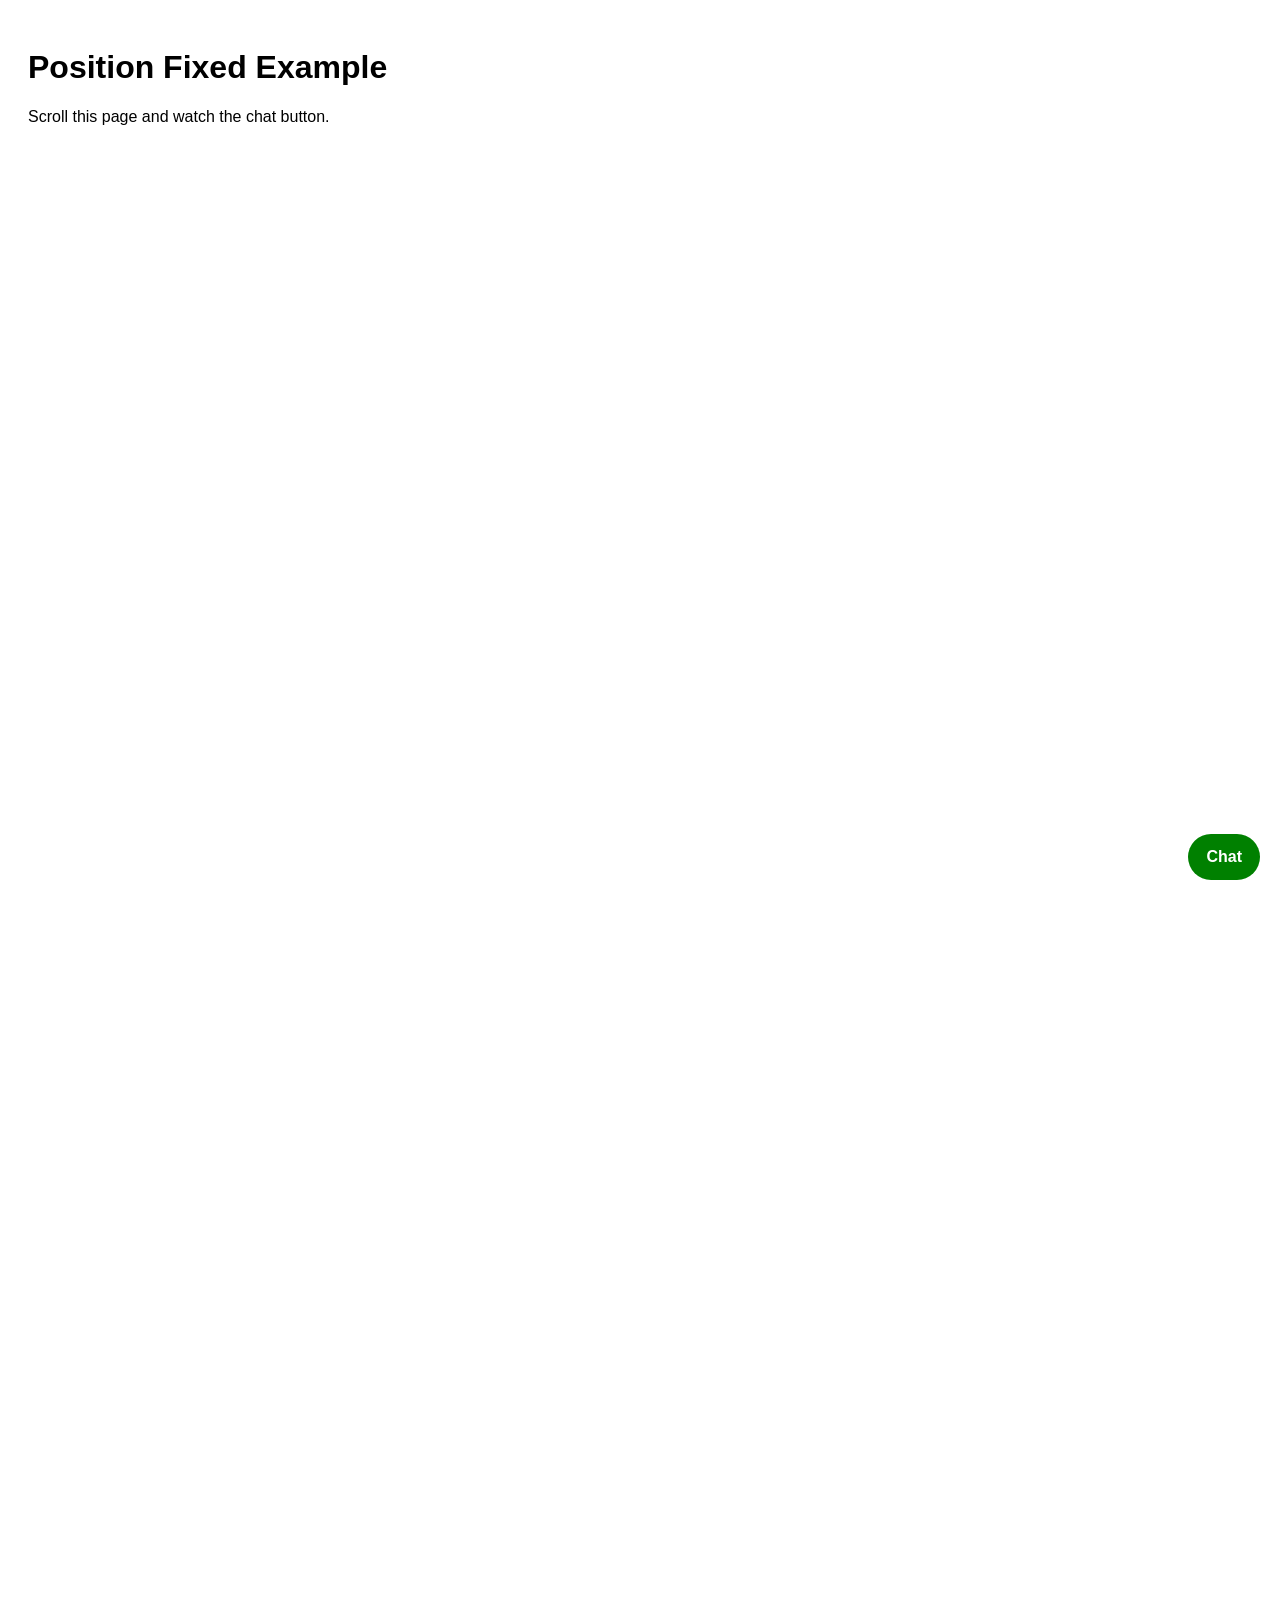
<file: postion Fixed/simple.example.html>
<!DOCTYPE html>
<html lang="en">
<head>
  <meta charset="UTF-8" />
  <meta name="viewport" content="width=device-width, initial-scale=1.0" />
  <title>Fixed Example</title>
  <style>
    body {
      font-family: Arial, sans-serif;
      height: 2000px;
      padding: 20px;
    }

    .chat-button {
      position: fixed;
      bottom: 20px;
      right: 20px;
      background: green;
      color: white;
      padding: 14px 18px;
      border-radius: 30px;
      font-weight: bold;
    }
  </style>
</head>
<body>
  <h1>Position Fixed Example</h1>
  <p>Scroll this page and watch the chat button.</p>

  <div class="chat-button">Chat</div>
</body>
</html>
</file>
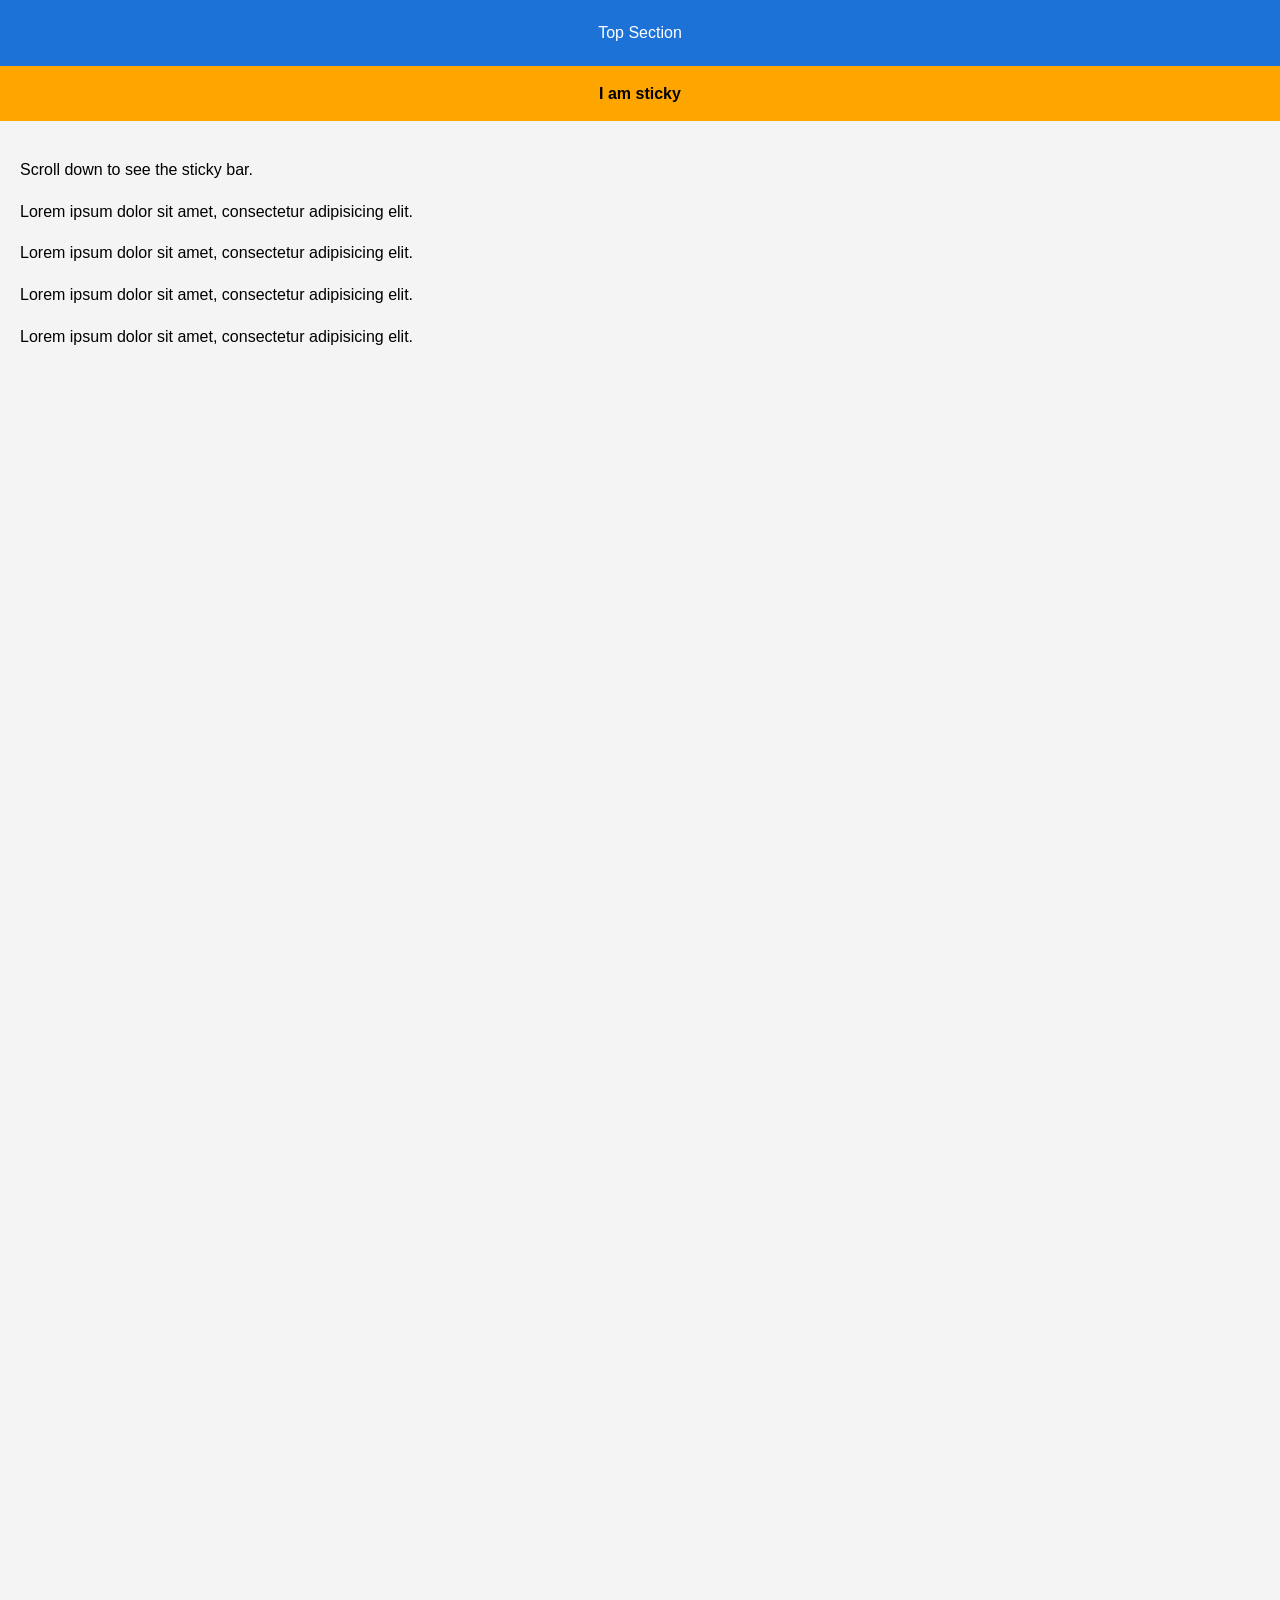
<file: postion Sticky/simple.example.html>
<!DOCTYPE html>
<html lang="en">
<head>
  <meta charset="UTF-8" />
  <meta name="viewport" content="width=device-width, initial-scale=1.0" />
  <title>Sticky Example</title>
  <style>
    body {
      margin: 0;
      font-family: Arial, sans-serif;
      line-height: 1.6;
    }

    .header {
      background: #1d72d8;
      color: white;
      padding: 20px;
      text-align: center;
    }

    .sticky-bar {
      position: sticky;
      top: 0;
      background: orange;
      padding: 15px;
      font-weight: bold;
      text-align: center;
    }

    .content {
      padding: 20px;
      height: 1500px;
      background: #f4f4f4;
    }
  </style>
</head>
<body>
  <div class="header">Top Section</div>

  <div class="sticky-bar">I am sticky</div>

  <div class="content">
    <p>Scroll down to see the sticky bar.</p>
    <p>Lorem ipsum dolor sit amet, consectetur adipisicing elit.</p>
    <p>Lorem ipsum dolor sit amet, consectetur adipisicing elit.</p>
    <p>Lorem ipsum dolor sit amet, consectetur adipisicing elit.</p>
    <p>Lorem ipsum dolor sit amet, consectetur adipisicing elit.</p>
  </div>
</body>
</html>
</file>
